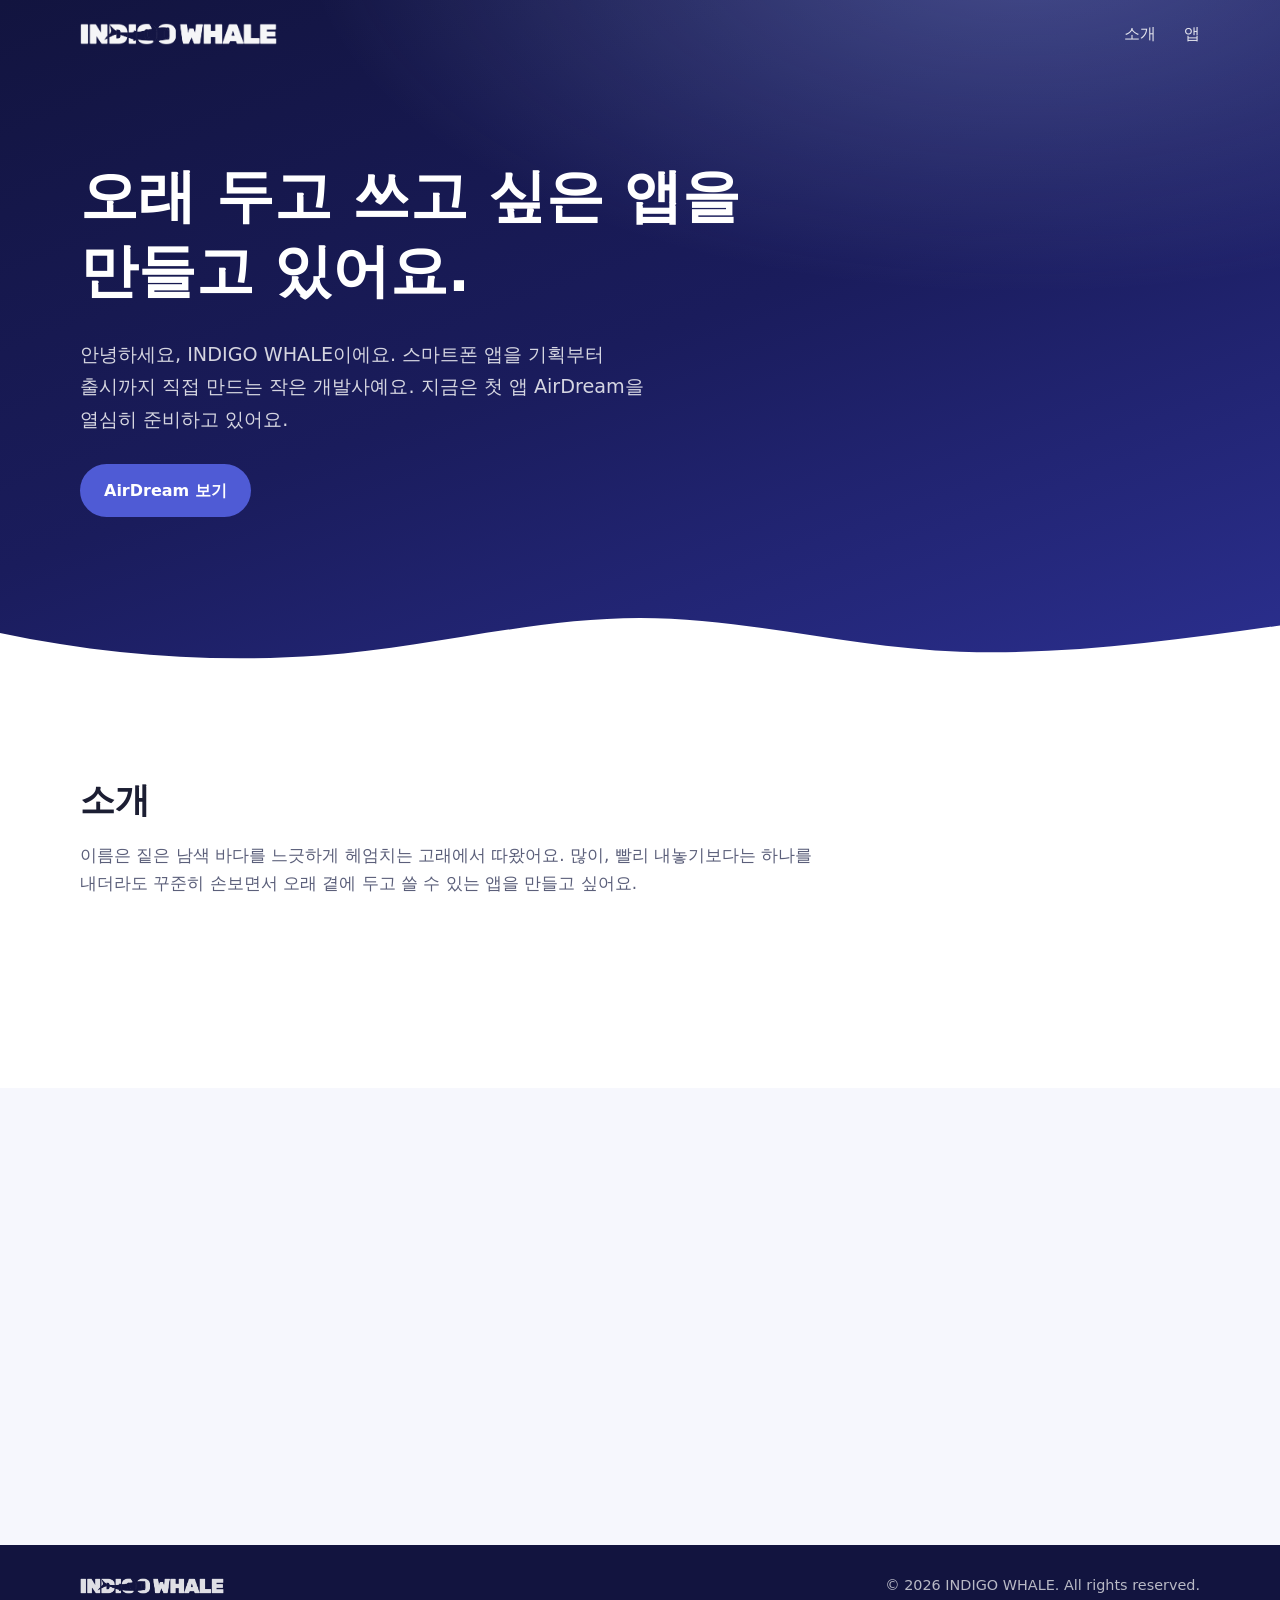
<file: index.html>
<!doctype html>
<html lang="ko">
<head>
  <meta charset="utf-8">
  <meta http-equiv="Content-Security-Policy" content="default-src 'self'; script-src 'self'; style-src 'self' https://fonts.googleapis.com; font-src https://fonts.gstatic.com; img-src 'self' data:; connect-src 'self'; object-src 'none'; base-uri 'self'; form-action 'none'; upgrade-insecure-requests">
  <meta name="referrer" content="strict-origin-when-cross-origin">
  <meta name="viewport" content="width=device-width, initial-scale=1">
  <title>INDIGO WHALE | 인디고웨일</title>
  <meta name="description" content="INDIGO WHALE(인디고웨일)은 스마트폰 앱을 만드는 작은 개발사예요. 지금은 첫 앱 AirDream을 열심히 준비하고 있어요.">
  <meta name="robots" content="index, follow">
  <link rel="canonical" href="https://indigowhale88.github.io/">
  <meta property="og:site_name" content="INDIGO WHALE">
  <meta property="og:locale" content="ko_KR">
  <meta property="og:title" content="INDIGO WHALE">
  <meta property="og:description" content="스마트폰 앱을 만드는 작은 개발사예요. 지금은 첫 앱 AirDream을 준비하고 있어요.">
  <meta property="og:type" content="website">
  <meta property="og:url" content="https://indigowhale88.github.io/">
  <meta property="og:image" content="https://indigowhale88.github.io/assets/logo/og-image.jpg">
  <meta property="og:image:width" content="1200">
  <meta property="og:image:height" content="630">
  <meta property="og:image:alt" content="INDIGO WHALE 로고">
  <meta name="twitter:card" content="summary_large_image">
  <script type="application/ld+json">
  {
    "@context": "https://schema.org",
    "@type": "Organization",
    "name": "INDIGO WHALE",
    "alternateName": "인디고웨일",
    "url": "https://indigowhale88.github.io/",
    "logo": "https://indigowhale88.github.io/assets/logo/favicon-512.png",
    "description": "스마트폰 앱을 만드는 작은 개발사"
  }
  </script>
  <meta name="theme-color" content="#1a1c5c">
  <link rel="icon" type="image/png" sizes="32x32" href="assets/logo/favicon-32.png">
  <link rel="icon" type="image/png" sizes="512x512" href="assets/logo/favicon-512.png">
  <link rel="apple-touch-icon" href="assets/logo/apple-touch-icon.png">
  <link rel="preconnect" href="https://fonts.googleapis.com">
  <link rel="preconnect" href="https://fonts.gstatic.com" crossorigin>
  <link href="https://fonts.googleapis.com/css2?family=Noto+Sans+KR:wght@400;500;700;900&display=swap" rel="stylesheet">
  <link rel="stylesheet" href="assets/css/style.css">
</head>
<body>
  <header class="site-header" id="top">
    <div class="container nav">
      <a href="#top" class="brand">
        <img src="assets/logo/indigowhale_logo_white.png" alt="INDIGO WHALE" width="987" height="110" class="brand-logo">
      </a>
      <button class="nav-toggle" aria-label="메뉴 열기" aria-expanded="false" aria-controls="nav-menu">
        <span></span><span></span><span></span>
      </button>
      <nav id="nav-menu" class="nav-menu">
        <a href="#about">소개</a>
        <a href="#apps">앱</a>
      </nav>
    </div>
  </header>

  <main>
    <section class="hero">
      <div class="container hero-inner">
        <h1>오래 두고 쓰고 싶은 앱을<br>만들고 있어요.</h1>
        <p class="lead">안녕하세요, INDIGO WHALE이에요. 스마트폰 앱을 기획부터 출시까지 직접 만드는 작은 개발사예요. 지금은 첫 앱 AirDream을 열심히 준비하고 있어요.</p>
        <div class="hero-actions">
          <a href="apps/airdream/" class="btn">AirDream 보기</a>
        </div>
      </div>
      <svg class="waves" viewBox="0 0 1440 120" preserveAspectRatio="none" aria-hidden="true">
        <path d="M0 60c120 30 240 40 360 30S600 40 720 40s240 40 360 45 240-15 360-35v70H0z" fill="var(--bg)"/>
      </svg>
    </section>

    <section id="about" class="section">
      <div class="container prose prose-left">
        <h2>소개</h2>
        <p>이름은 짙은 남색 바다를 느긋하게 헤엄치는 고래에서 따왔어요. 많이, 빨리 내놓기보다는 하나를 내더라도 꾸준히 손보면서 오래 곁에 두고 쓸 수 있는 앱을 만들고 싶어요.</p>
        <p>앱에 들어가는 그림, 소리, 화면 구성도 되도록 직접 만들고 있어요. 꼭 필요하지 않은 권한이나 데이터 수집은 넣지 않으려고 해요. 쓰는 사람이 마음 편한 게 제일이니까요.</p>
      </div>
    </section>

    <section id="apps" class="section section-alt">
      <div class="container">
        <h2>앱</h2>
        <div class="apps">
          <article class="app">
            <a href="apps/airdream/" class="app-thumb" aria-hidden="true" tabindex="-1"><img src="apps/airdream/img/icon.png" alt="" width="80" height="80"></a>
            <div>
              <h3><a href="apps/airdream/">AirDream</a></h3>
              <p>집에서 비행기를 타 보는 앱이에요. 기내 소리를 틀어 두고 창밖 구름을 구경할 수 있어요.</p>
              <div class="app-links">
                <span class="tag">Android · 출시 예정</span>
                <a href="apps/airdream/">자세히 보기</a>
                <a href="apps/airdream/privacy/">개인정보 처리방침</a>
              </div>
            </div>
          </article>
          <article class="app">
            <div class="app-thumb"><img src="assets/logo/favicon-512.png" alt="" width="80" height="80"></div>
            <div>
              <h3>다음 앱</h3>
              <p>다음 앱도 만들고 있어요. 나오면 여기에 제일 먼저 올릴게요.</p>
              <span class="tag">개발 중</span>
            </div>
          </article>
        </div>
      </div>
    </section>
  </main>

  <footer class="site-footer">
    <div class="container footer-inner">
      <a href="#top" class="brand">
        <img src="assets/logo/indigowhale_logo_white.png" alt="INDIGO WHALE" width="987" height="110" class="brand-logo brand-logo-small">
      </a>
      <p>&copy; <span id="year">2026</span> INDIGO WHALE. All rights reserved.</p>
    </div>
  </footer>

  <script src="assets/js/main.js"></script>
</body>
</html>
</file>
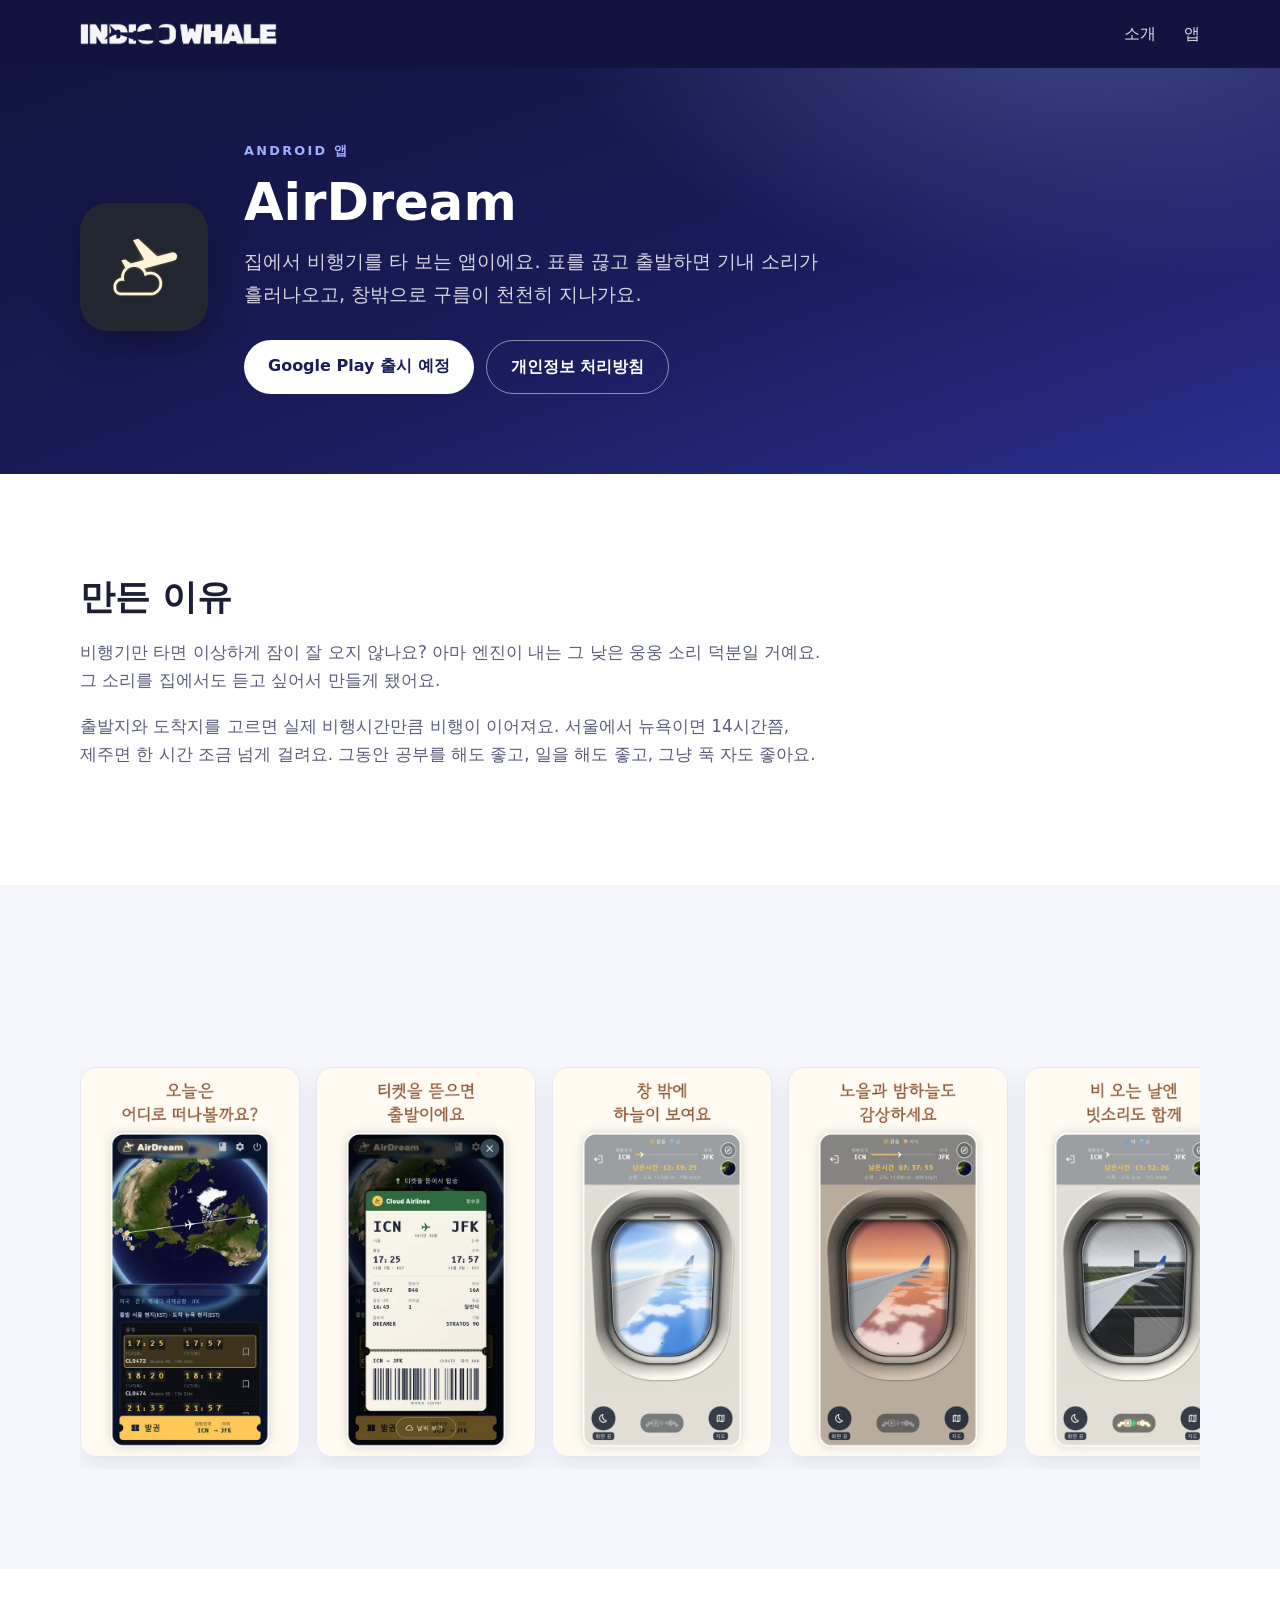
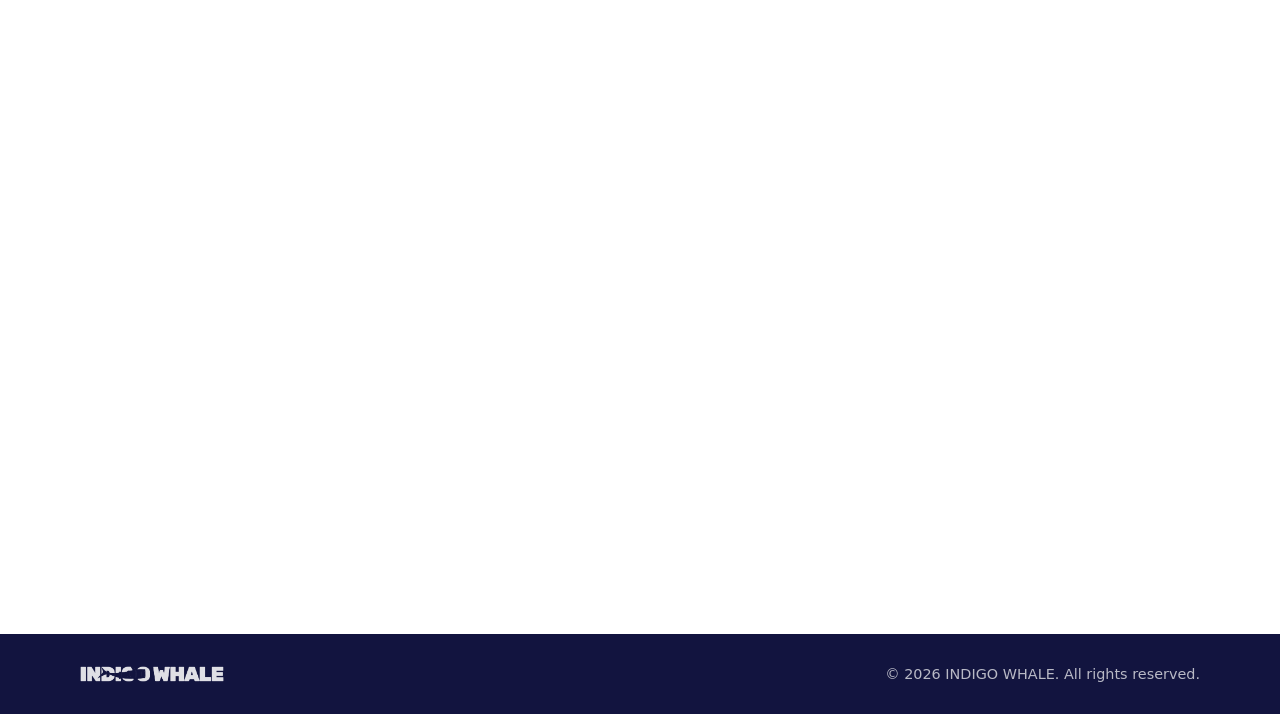
<file: apps/airdream/index.html>
<!doctype html>
<html lang="ko">
<head>
  <meta charset="utf-8">
  <meta http-equiv="Content-Security-Policy" content="default-src 'self'; script-src 'self'; style-src 'self' https://fonts.googleapis.com; font-src https://fonts.gstatic.com; img-src 'self' data:; connect-src 'self'; object-src 'none'; base-uri 'self'; form-action 'none'; upgrade-insecure-requests">
  <meta name="referrer" content="strict-origin-when-cross-origin">
  <meta name="viewport" content="width=device-width, initial-scale=1">
  <title>AirDream 에어드림 | 기내 소리 비행 앱</title>
  <meta name="description" content="AirDream은 집에서 비행기를 타 보는 Android 앱이에요. 표를 끊으면 실제 비행시간 동안 기내 소리가 나오고 창밖 풍경이 바뀌어요. 공부할 때나 잠들기 전에 틀어 두기 좋아요.">
  <meta name="robots" content="index, follow">
  <link rel="canonical" href="https://indigowhale88.github.io/apps/airdream/">
  <meta property="og:site_name" content="INDIGO WHALE">
  <meta property="og:locale" content="ko_KR">
  <meta property="og:title" content="AirDream">
  <meta property="og:description" content="집에서 비행기를 타 보는 앱. 기내 소리를 들으며 창밖 구름을 구경해 보세요.">
  <meta property="og:type" content="website">
  <meta property="og:url" content="https://indigowhale88.github.io/apps/airdream/">
  <meta property="og:image" content="https://indigowhale88.github.io/apps/airdream/img/feature.jpg">
  <meta property="og:image:width" content="1024">
  <meta property="og:image:height" content="500">
  <meta property="og:image:alt" content="AirDream 대표 이미지">
  <meta name="twitter:card" content="summary_large_image">
  <script type="application/ld+json">
  {
    "@context": "https://schema.org",
    "@type": "MobileApplication",
    "name": "AirDream",
    "alternateName": "에어드림",
    "operatingSystem": "Android",
    "applicationCategory": "LifestyleApplication",
    "description": "집에서 비행기를 타 보는 앱. 기내 소리를 들으며 창밖 구름을 구경해 보세요.",
    "url": "https://indigowhale88.github.io/apps/airdream/",
    "image": "https://indigowhale88.github.io/apps/airdream/img/icon_512.png",
    "screenshot": "https://indigowhale88.github.io/apps/airdream/img/feature.jpg",
    "inLanguage": "ko",
    "publisher": { "@type": "Organization", "name": "INDIGO WHALE", "url": "https://indigowhale88.github.io/" }
  }
  </script>
  <meta name="theme-color" content="#1a1c5c">
  <link rel="icon" type="image/png" href="/apps/airdream/img/icon.png">
  <link rel="preconnect" href="https://fonts.googleapis.com">
  <link rel="preconnect" href="https://fonts.gstatic.com" crossorigin>
  <link href="https://fonts.googleapis.com/css2?family=Noto+Sans+KR:wght@400;500;700;900&display=swap" rel="stylesheet">
  <link rel="stylesheet" href="/assets/css/style.css">
</head>
<body>
  <header class="site-header scrolled solid" id="top">
    <div class="container nav">
      <a href="/" class="brand">
        <img src="/assets/logo/indigowhale_logo_white.png" alt="INDIGO WHALE" width="987" height="110" class="brand-logo">
      </a>
      <button class="nav-toggle" aria-label="메뉴 열기" aria-expanded="false" aria-controls="nav-menu">
        <span></span><span></span><span></span>
      </button>
      <nav id="nav-menu" class="nav-menu">
        <a href="/#about">소개</a>
        <a href="/#apps">앱</a>
      </nav>
    </div>
  </header>

  <main>
    <section class="app-hero">
      <div class="container app-hero-inner">
        <img src="img/icon.png" alt="AirDream 앱 아이콘" width="128" height="128" class="app-icon">
        <div>
          <p class="eyebrow">Android 앱</p>
          <h1>AirDream</h1>
          <p class="lead">집에서 비행기를 타 보는 앱이에요. 표를 끊고 출발하면 기내 소리가 흘러나오고, 창밖으로 구름이 천천히 지나가요.</p>
          <div class="hero-actions">
            <span class="btn btn-light btn-static">Google Play 출시 예정</span>
            <a href="privacy/" class="btn btn-ghost">개인정보 처리방침</a>
          </div>
        </div>
      </div>
    </section>

    <section class="section">
      <div class="container prose prose-left">
        <h2>만든 이유</h2>
        <p>비행기만 타면 이상하게 잠이 잘 오지 않나요? 아마 엔진이 내는 그 낮은 웅웅 소리 덕분일 거예요. 그 소리를 집에서도 듣고 싶어서 만들게 됐어요.</p>
        <p>출발지와 도착지를 고르면 실제 비행시간만큼 비행이 이어져요. 서울에서 뉴욕이면 14시간쯤, 제주면 한 시간 조금 넘게 걸려요. 그동안 공부를 해도 좋고, 일을 해도 좋고, 그냥 푹 자도 좋아요.</p>
      </div>
    </section>

    <section class="section section-alt">
      <div class="container">
        <h2>화면</h2>
        <div class="shots" tabindex="0" aria-label="앱 화면 (옆으로 넘겨 보기)">
          <img src="img/1_home.webp" alt="홈 화면" width="540" height="960" loading="lazy">
          <img src="img/2_ticket.webp" alt="탑승권 화면" width="540" height="960" loading="lazy">
          <img src="img/3_window_day.webp" alt="낮 창문 화면" width="540" height="960" loading="lazy">
          <img src="img/4_evening.webp" alt="저녁 창문 화면" width="540" height="960" loading="lazy">
          <img src="img/5_runway_rain.webp" alt="비 오는 활주로 화면" width="540" height="960" loading="lazy">
          <img src="img/6_map_day.webp" alt="낮 위성지도 화면" width="540" height="960" loading="lazy">
          <img src="img/7_map_night.webp" alt="밤 위성지도 화면" width="540" height="960" loading="lazy">
          <img src="img/8_records.webp" alt="여행 기록 화면" width="540" height="960" loading="lazy">
        </div>
      </div>
    </section>

    <section class="section">
      <div class="container">
        <h2>할 수 있는 것</h2>
        <div class="cards">
          <article class="card">
            <h3>탑승권</h3>
            <p>지도나 목록에서 공항을 고르고 항공편을 선택하면 탑승권이 나와요. 탑승권을 손으로 쭉 뜯으면 출발이에요.</p>
          </article>
          <article class="card">
            <h3>창밖 풍경</h3>
            <p>이륙부터 착륙까지 창밖을 구경할 수 있어요. 화면을 끌면 고개를 돌리듯 보는 방향이 바뀌어요.</p>
          </article>
          <article class="card">
            <h3>날씨와 시간대</h3>
            <p>맑음, 비, 눈, 뇌우 중에 고르고 낮, 저녁, 새벽, 밤도 정할 수 있어요. 구름 양도 따로 바꿀 수 있고요.</p>
          </article>
          <article class="card">
            <h3>소리</h3>
            <p>엔진 소리에 이착륙 소리, 빗소리, 멀리서 우르릉 하는 천둥소리가 섞여요. 화면을 꺼도 소리는 계속 나와요.</p>
          </article>
          <article class="card">
            <h3>지도</h3>
            <p>지금 어디쯤 날고 있는지 지도에서 확인할 수 있어요.</p>
          </article>
          <article class="card">
            <h3>기록</h3>
            <p>다녀온 비행은 기록으로 남아요. 마음에 드는 항공편은 저장해 뒀다가 다시 타면 돼요.</p>
          </article>
          <article class="card">
            <h3>인터넷 없이</h3>
            <p>인터넷을 쓰지 않고 개인정보도 모으지 않아요. 광고도 없으니 마음 편히 쓰세요.</p>
          </article>
        </div>
      </div>
    </section>
  </main>

  <footer class="site-footer">
    <div class="container footer-inner">
      <a href="/" class="brand">
        <img src="/assets/logo/indigowhale_logo_white.png" alt="INDIGO WHALE" width="987" height="110" class="brand-logo brand-logo-small">
      </a>
      <p>&copy; <span id="year">2026</span> INDIGO WHALE. All rights reserved.</p>
    </div>
  </footer>

  <script src="/assets/js/main.js"></script>
</body>
</html>
</file>
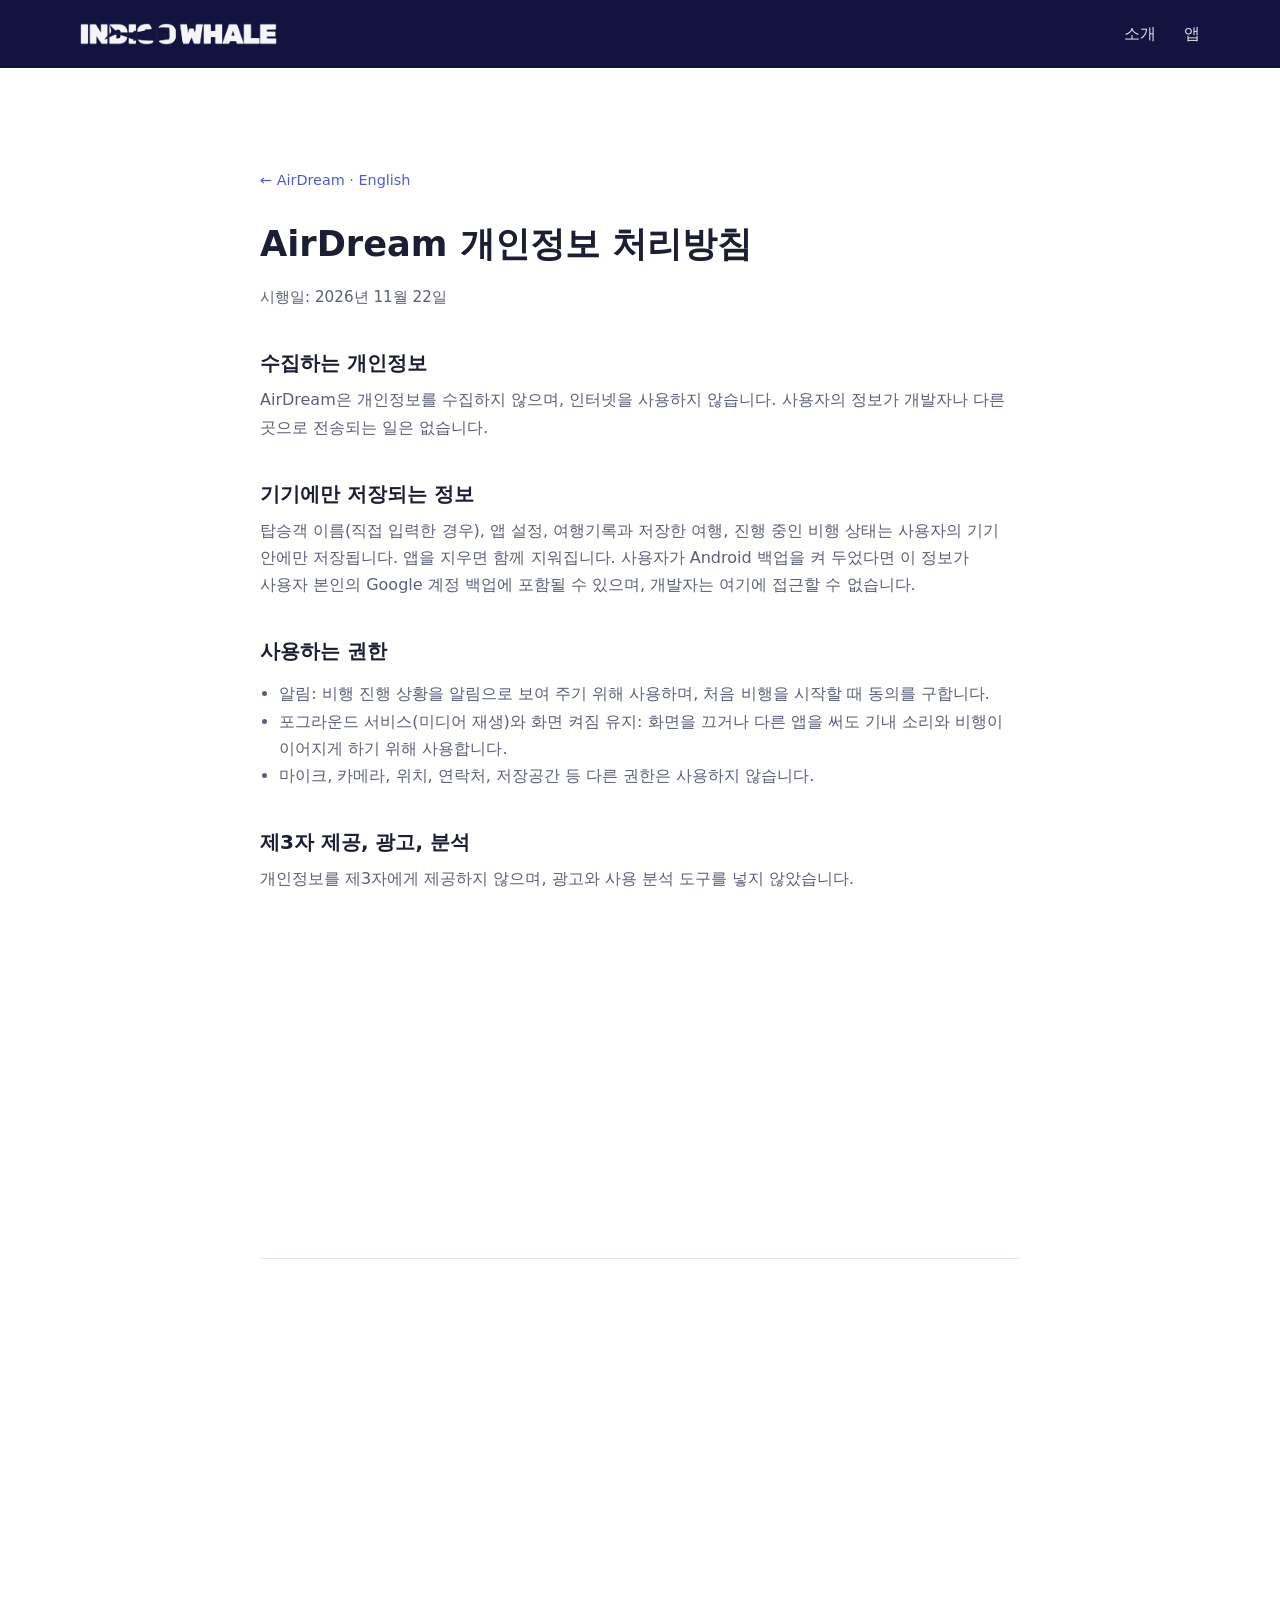
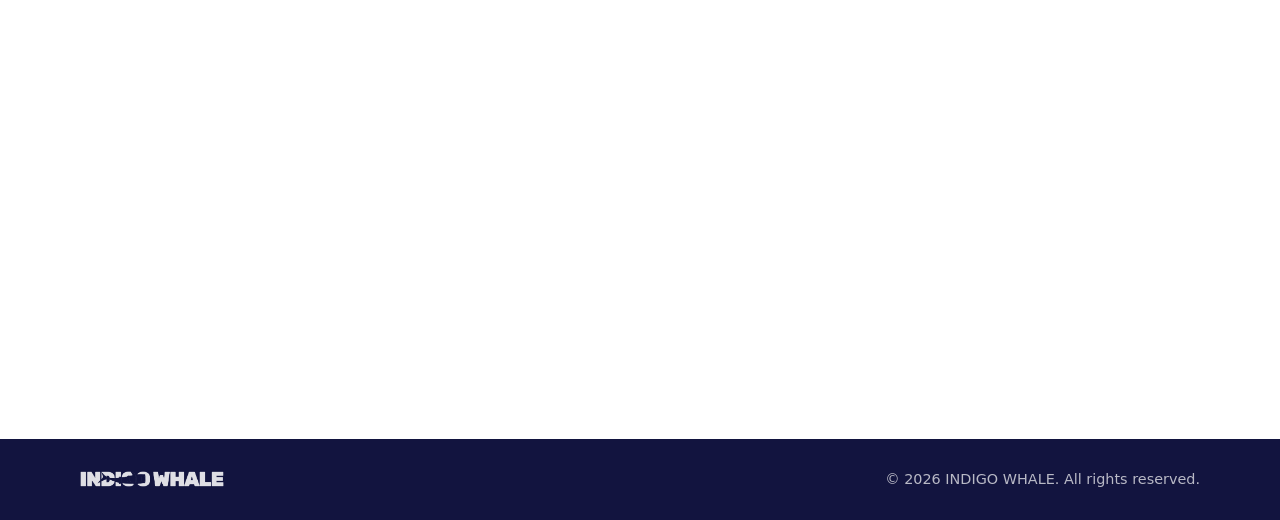
<file: apps/airdream/privacy/index.html>
<!doctype html>
<html lang="ko">
<head>
  <meta charset="utf-8">
  <meta http-equiv="Content-Security-Policy" content="default-src 'self'; script-src 'self'; style-src 'self' https://fonts.googleapis.com; font-src https://fonts.gstatic.com; img-src 'self' data:; connect-src 'self'; object-src 'none'; base-uri 'self'; form-action 'none'; upgrade-insecure-requests">
  <meta name="referrer" content="strict-origin-when-cross-origin">
  <meta name="viewport" content="width=device-width, initial-scale=1">
  <title>AirDream 개인정보 처리방침 (Privacy Policy)</title>
  <meta name="description" content="AirDream 앱의 개인정보 처리방침입니다. AirDream은 개인정보를 수집하지 않으며 인터넷을 사용하지 않습니다. (AirDream Privacy Policy)">
  <meta name="robots" content="index, follow">
  <link rel="canonical" href="https://indigowhale88.github.io/apps/airdream/privacy/">
  <meta property="og:site_name" content="INDIGO WHALE">
  <meta property="og:locale" content="ko_KR">
  <meta property="og:title" content="AirDream 개인정보 처리방침">
  <meta property="og:description" content="AirDream은 개인정보를 수집하지 않으며 인터넷을 사용하지 않습니다.">
  <meta property="og:type" content="article">
  <meta property="og:url" content="https://indigowhale88.github.io/apps/airdream/privacy/">
  <meta property="og:image" content="https://indigowhale88.github.io/apps/airdream/img/feature.jpg">
  <meta name="twitter:card" content="summary">
  <meta name="theme-color" content="#1a1c5c">
  <link rel="icon" type="image/png" href="/apps/airdream/img/icon.png">
  <link rel="preconnect" href="https://fonts.googleapis.com">
  <link rel="preconnect" href="https://fonts.gstatic.com" crossorigin>
  <link href="https://fonts.googleapis.com/css2?family=Noto+Sans+KR:wght@400;500;700;900&display=swap" rel="stylesheet">
  <link rel="stylesheet" href="/assets/css/style.css">
</head>
<body>
  <header class="site-header scrolled solid" id="top">
    <div class="container nav">
      <a href="/" class="brand">
        <img src="/assets/logo/indigowhale_logo_white.png" alt="INDIGO WHALE" width="987" height="110" class="brand-logo">
      </a>
      <button class="nav-toggle" aria-label="메뉴 열기" aria-expanded="false" aria-controls="nav-menu">
        <span></span><span></span><span></span>
      </button>
      <nav id="nav-menu" class="nav-menu">
        <a href="/#about">소개</a>
        <a href="/#apps">앱</a>
      </nav>
    </div>
  </header>

  <main class="section policy">
    <div class="container prose">
      <p class="crumbs"><a href="/apps/airdream/">← AirDream</a> · <a href="#en">English</a></p>

      <article lang="ko">
        <h1>AirDream 개인정보 처리방침</h1>
        <p class="meta">시행일: 2026년 11월 22일</p>

        <h2>수집하는 개인정보</h2>
        <p>AirDream은 개인정보를 수집하지 않으며, 인터넷을 사용하지 않습니다. 사용자의 정보가 개발자나 다른 곳으로 전송되는 일은 없습니다.</p>

        <h2>기기에만 저장되는 정보</h2>
        <p>탑승객 이름(직접 입력한 경우), 앱 설정, 여행기록과 저장한 여행, 진행 중인 비행 상태는 사용자의 기기 안에만 저장됩니다. 앱을 지우면 함께 지워집니다. 사용자가 Android 백업을 켜 두었다면 이 정보가 사용자 본인의 Google 계정 백업에 포함될 수 있으며, 개발자는 여기에 접근할 수 없습니다.</p>

        <h2>사용하는 권한</h2>
        <ul>
          <li>알림: 비행 진행 상황을 알림으로 보여 주기 위해 사용하며, 처음 비행을 시작할 때 동의를 구합니다.</li>
          <li>포그라운드 서비스(미디어 재생)와 화면 켜짐 유지: 화면을 끄거나 다른 앱을 써도 기내 소리와 비행이 이어지게 하기 위해 사용합니다.</li>
          <li>마이크, 카메라, 위치, 연락처, 저장공간 등 다른 권한은 사용하지 않습니다.</li>
        </ul>

        <h2>제3자 제공, 광고, 분석</h2>
        <p>개인정보를 제3자에게 제공하지 않으며, 광고와 사용 분석 도구를 넣지 않았습니다.</p>

        <h2>아동</h2>
        <p>아동을 포함해 누구의 개인정보도 수집하지 않습니다.</p>

        <h2>변경</h2>
        <p>이 방침이 바뀌면 앱 업데이트와 이 페이지로 알립니다.</p>

        <h2>문의</h2>
        <p>Google Play 스토어의 AirDream 페이지에 있는 개발자 연락처로 문의해 주세요.</p>
      </article>

      <hr>

      <article lang="en" id="en">
        <h2 class="policy-title">AirDream Privacy Policy</h2>
        <p class="meta">Effective: November 22, 2026</p>

        <p><strong>Information collected.</strong> AirDream does not collect personal information and does not use the internet. No information about you is sent to the developer or anyone else.</p>
        <p><strong>Stored only on your device.</strong> The passenger name you enter, app settings, your trip history and saved trips, and the state of a flight in progress are stored only on your device and are deleted with the app. If you turn on Android backup, they may be included in your own Google account backup, which the developer cannot access.</p>
        <p><strong>Permissions.</strong> Notifications, to show the flight's progress (asked when you start your first flight). Foreground service (media playback) and keeping the screen on, so the cabin sound and the flight continue while the screen is off or another app is in use. No other permissions (microphone, camera, location, contacts, storage) are used.</p>
        <p><strong>Third parties, ads, analytics.</strong> No personal information is shared with third parties. The app has no ads and no analytics.</p>
        <p><strong>Children.</strong> No one's personal information is collected, including children's.</p>
        <p><strong>Changes.</strong> Changes to this policy will be announced through app updates and on this page.</p>
        <p><strong>Contact.</strong> Please use the developer contact on AirDream's Google Play store page.</p>
      </article>
    </div>
  </main>

  <footer class="site-footer">
    <div class="container footer-inner">
      <a href="/" class="brand">
        <img src="/assets/logo/indigowhale_logo_white.png" alt="INDIGO WHALE" width="987" height="110" class="brand-logo brand-logo-small">
      </a>
      <p>&copy; <span id="year">2026</span> INDIGO WHALE. All rights reserved.</p>
    </div>
  </footer>

  <script src="/assets/js/main.js"></script>
</body>
</html>
</file>
<file: assets/css/style.css>
:root {
  --indigo-900: #12143f;
  --indigo-800: #1a1c5c;
  --indigo-700: #2b2f8f;
  --indigo-500: #4f5bd5;
  --indigo-300: #9fb0ff;
  --indigo-50: #eef0ff;
  --bg: #ffffff;
  --bg-alt: #f6f7fd;
  --text: #1c1e33;
  --muted: #5b5f7a;
  --border: #e3e5f3;
  --radius: 16px;
  --max: 1120px;
}

*, *::before, *::after { box-sizing: border-box; }
html { scroll-behavior: smooth; scroll-padding-top: 72px; }
body {
  margin: 0;
  font-family: "Noto Sans KR", system-ui, -apple-system, "Segoe UI", sans-serif;
  color: var(--text);
  background: var(--bg);
  line-height: 1.7;
  -webkit-font-smoothing: antialiased;
}
img { max-width: 100%; display: block; }
a { color: inherit; text-decoration: none; }
h1, h2, h3 { line-height: 1.3; margin: 0 0 .5em; word-break: keep-all; }
h2 { font-size: clamp(1.6rem, 3vw, 2.2rem); font-weight: 900; }
h3 { font-size: 1.15rem; }
p { margin: 0 0 1em; word-break: keep-all; }

.container { width: min(100% - 32px, var(--max)); margin-inline: auto; }

/* Buttons */
.btn {
  display: inline-block;
  padding: .8em 1.5em;
  border-radius: 999px;
  background: var(--indigo-500);
  color: #fff;
  font-weight: 700;
  transition: transform .15s, background .15s, box-shadow .15s;
}
.btn:hover { background: var(--indigo-700); transform: translateY(-1px); box-shadow: 0 6px 20px rgba(79, 91, 213, .35); }
.btn-ghost { background: transparent; border: 1.5px solid rgba(255,255,255,.5); }
.btn-ghost:hover { background: rgba(255,255,255,.1); box-shadow: none; }
.btn-light { background: #fff; color: var(--indigo-800); }
.btn-light:hover { background: var(--indigo-50); }

/* Header */
.site-header {
  position: fixed; inset: 0 0 auto 0; z-index: 10;
  transition: background .25s, box-shadow .25s;
  color: #fff;
}
.site-header.scrolled {
  background: rgba(18, 20, 63, .9);
  backdrop-filter: blur(10px);
  box-shadow: 0 2px 16px rgba(0,0,0,.15);
}
.nav { display: flex; align-items: center; justify-content: space-between; height: 68px; }
.brand { display: flex; align-items: center; gap: 10px; font-weight: 900; letter-spacing: .08em; }
.brand-logo { height: 22px; width: auto; }
.brand-logo-small { height: 16px; opacity: .9; }
.nav-menu { display: flex; align-items: center; gap: 28px; font-weight: 500; }
.nav-menu a:not(.btn) { opacity: .85; }
.nav-menu a:not(.btn):hover { opacity: 1; }
.nav-toggle { display: none; background: none; border: 0; padding: 8px; cursor: pointer; }
.nav-toggle span { display: block; width: 22px; height: 2px; background: #fff; margin: 5px 0; transition: .2s; }

/* Hero */
.hero {
  position: relative;
  color: #fff;
  background:
    radial-gradient(1200px 600px at 80% -10%, rgba(159,176,255,.35), transparent 60%),
    linear-gradient(160deg, var(--indigo-900), var(--indigo-800) 50%, var(--indigo-700));
  padding: 160px 0 160px;
  overflow: hidden;
}
.hero-inner { position: relative; z-index: 1; max-width: 760px; margin-left: max(16px, calc((100% - var(--max)) / 2)); }
.hero h1 { font-size: clamp(2.1rem, 5.5vw, 3.6rem); font-weight: 900; }
.lead { font-size: clamp(1rem, 2vw, 1.2rem); color: rgba(255,255,255,.82); max-width: 580px; }
.hero-actions { display: flex; flex-wrap: wrap; gap: 12px; margin-top: 28px; }
.eyebrow { text-transform: uppercase; letter-spacing: .18em; font-size: .8rem; font-weight: 700; color: var(--indigo-500); margin-bottom: .6em; }
.hero .eyebrow { color: var(--indigo-300); }
.hero-full { min-height: 100vh; display: flex; align-items: center; padding: 80px 0; }
.waves { position: absolute; bottom: -1px; left: 0; width: 100%; height: 90px; }

/* Sections */
.section { padding: 100px 0; }
.section-alt { background: var(--bg-alt); }


.cards { display: grid; grid-template-columns: repeat(4, 1fr); gap: 20px; margin-top: 36px; }
.card {
  background: #fff; border: 1px solid var(--border); border-radius: var(--radius);
  padding: 28px 24px; transition: transform .2s, box-shadow .2s;
}
.card:hover { transform: translateY(-4px); box-shadow: 0 12px 32px rgba(43, 47, 143, .1); }
.card p { color: var(--muted); font-size: .95rem; margin: 0; }

.apps { display: grid; grid-template-columns: repeat(2, 1fr); gap: 20px; margin-top: 36px; }
.app {
  display: flex; gap: 20px; align-items: center;
  border: 1px solid var(--border); border-radius: var(--radius); padding: 24px;
}
.app p { color: var(--muted); margin-bottom: .6em; }
.app-thumb {
  flex: none; width: 80px; height: 80px; border-radius: 20px;
  display: grid; place-items: center; font-size: 2.2rem;
  background: linear-gradient(140deg, var(--indigo-700), var(--indigo-500));
}
.tag { display: inline-block; font-size: .8rem; font-weight: 700; color: var(--indigo-700); background: var(--indigo-50); padding: .2em .8em; border-radius: 999px; }


/* App pages */
.site-header.solid { position: sticky; top: 0; background: var(--indigo-900); }
.btn-static { cursor: default; }
.btn-static:hover { transform: none; box-shadow: none; background: #fff; }
.app-hero {
  color: #fff;
  background:
    radial-gradient(900px 500px at 85% -20%, rgba(159,176,255,.3), transparent 60%),
    linear-gradient(160deg, var(--indigo-900), var(--indigo-800) 55%, var(--indigo-700));
  padding: 72px 0 80px;
}
.app-hero-inner { display: flex; gap: 36px; align-items: center; }
.app-hero h1 { font-size: clamp(2.2rem, 5vw, 3.2rem); font-weight: 900; margin-bottom: .2em; }
.app-hero .eyebrow { color: var(--indigo-300); }
.app-icon { flex: none; width: 128px; height: 128px; border-radius: 28px; box-shadow: 0 12px 40px rgba(0,0,0,.35); }
.prose { max-width: 760px; }
.prose-left { margin-left: max(16px, calc((100% - var(--max)) / 2)); }
.prose-left p { font-size: 1.05rem; }
.prose.prose-left h2 { font-size: clamp(1.6rem, 3vw, 2.2rem); margin-top: 0; }
.prose p, .prose li { color: var(--muted); }
.prose h2 { font-size: 1.25rem; margin-top: 2em; }
.prose ul { padding-left: 1.2em; }
.prose hr { border: 0; border-top: 1px solid var(--border); margin: 56px 0; }
.prose strong { color: var(--text); }
.policy h1, .policy .policy-title { font-size: clamp(1.7rem, 4vw, 2.2rem); font-weight: 900; margin-top: 0; color: var(--text); }
.policy .meta { font-size: .95rem; }
.crumbs { font-size: .9rem; margin-bottom: 2em; }
.crumbs a { color: var(--indigo-500); font-weight: 500; }
.shots {
  display: flex; gap: 16px; overflow-x: auto; margin-top: 36px; padding-bottom: 12px;
  scroll-snap-type: x mandatory;
}
.shots img {
  flex: none; width: 220px; height: auto; border-radius: 16px; scroll-snap-align: start;
  border: 1px solid var(--border); box-shadow: 0 8px 24px rgba(28, 30, 51, .08);
}
.app-link { color: inherit; transition: transform .2s, box-shadow .2s; }
.app-link:hover { transform: translateY(-3px); box-shadow: 0 12px 32px rgba(43, 47, 143, .1); }
.app-thumb img { width: 100%; height: 100%; border-radius: inherit; }
.app-links { display: flex; gap: 14px; flex-wrap: wrap; font-size: .9rem; }
.app-links a { color: var(--indigo-500); font-weight: 700; }

/* Footer */
.site-footer { background: var(--indigo-900); color: rgba(255,255,255,.7); padding: 28px 0; font-size: .9rem; }
.footer-inner { display: flex; justify-content: space-between; align-items: center; flex-wrap: wrap; gap: 12px; }
.footer-inner p { margin: 0; }
.site-footer .brand { color: #fff; }

/* Reveal animation */
.reveal { opacity: 0; transform: translateY(24px); transition: opacity .7s ease, transform .7s ease; }
.reveal.visible { opacity: 1; transform: none; }
@media (prefers-reduced-motion: reduce) {
  html { scroll-behavior: auto; }
  .reveal { opacity: 1; transform: none; transition: none; }
}

/* Responsive */
@media (max-width: 960px) {
  .cards { grid-template-columns: repeat(2, 1fr); }
}
@media (max-width: 720px) {
  .nav-toggle { display: block; }
  .nav-menu {
    position: absolute; top: 68px; left: 0; right: 0;
    flex-direction: column; align-items: stretch; gap: 0;
    background: var(--indigo-900); padding: 8px 16px 20px;
    display: none;
  }
  .nav-menu.open { display: flex; }
  .nav-menu a:not(.btn) { padding: 14px 4px; border-bottom: 1px solid rgba(255,255,255,.08); }
  .nav-menu .btn { margin-top: 14px; text-align: center; }
  .site-header.menu-open { background: var(--indigo-900); }
  .hero { padding: 130px 0 130px; }
  .section { padding: 72px 0; }
  .cards, .apps { grid-template-columns: 1fr; }
  .app-hero-inner { flex-direction: column; align-items: flex-start; gap: 24px; }
  .app-icon { width: 96px; height: 96px; border-radius: 22px; }
  .shots img { width: 180px; }
}
</file>
